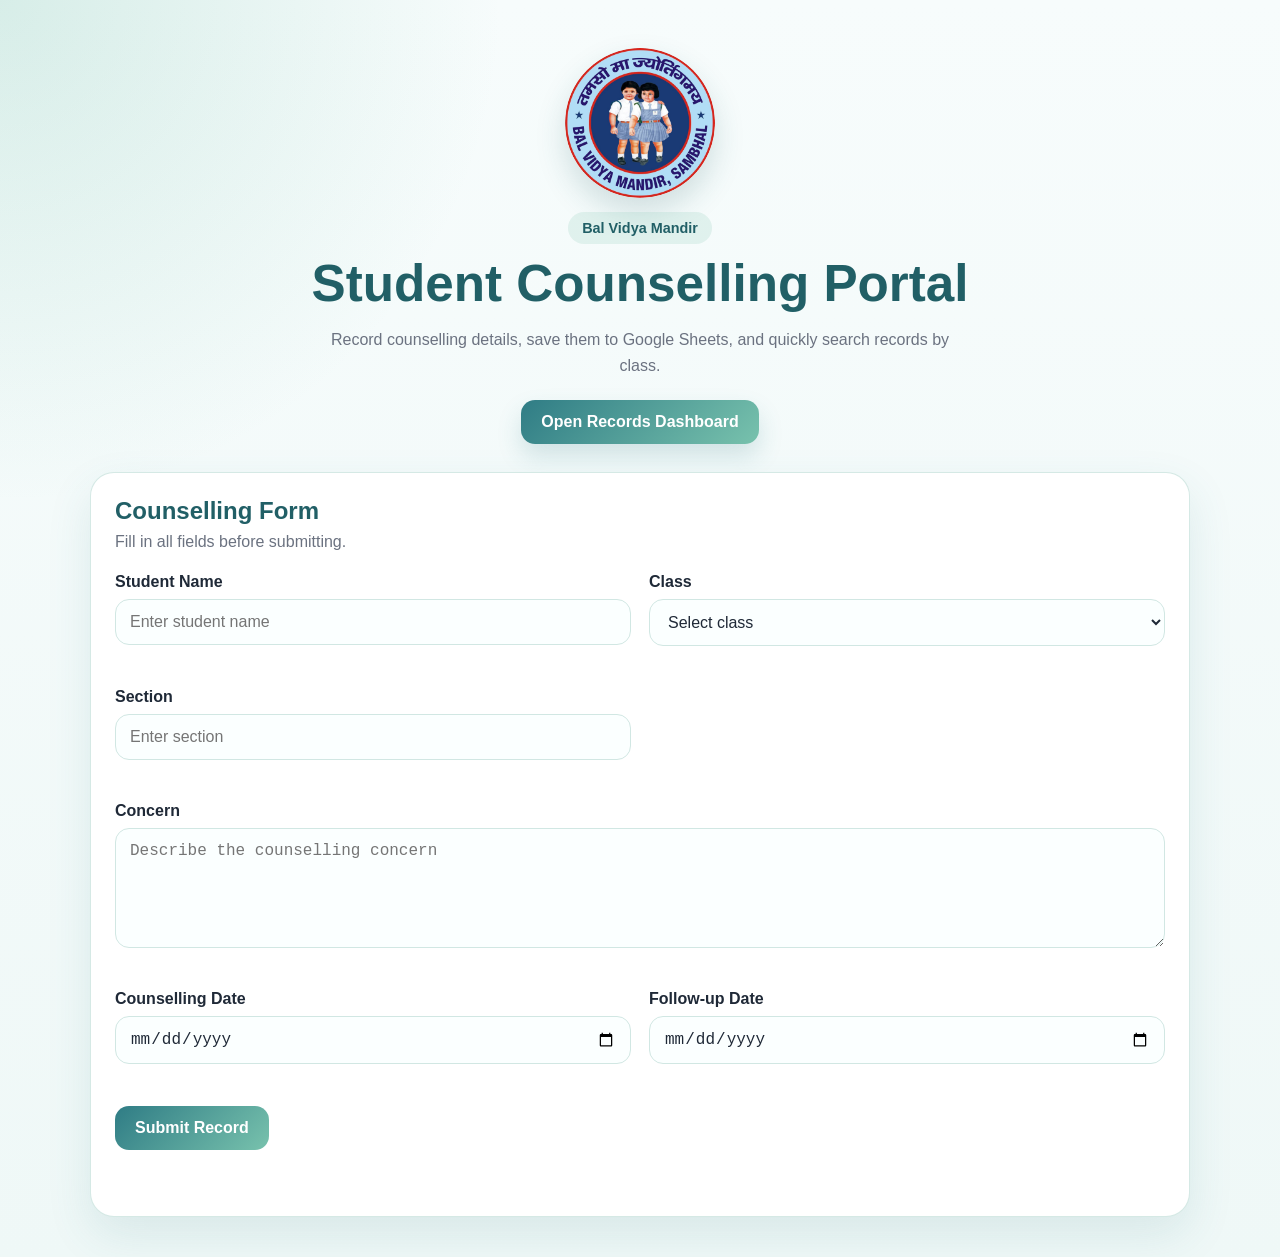
<file: index.html>
<!DOCTYPE html>
<html lang="en">
<head>
  <meta charset="UTF-8">
  <meta name="viewport" content="width=device-width, initial-scale=1.0">
  <title>Student Counselling Portal</title>
  <link rel="stylesheet" href="style.css">
</head>
<body>
  <header class="hero">
    <div class="hero__content">
      <div class="hero__brand">
        <img src="logo.png" alt="Bal Vidya Mandir logo" class="hero__logo">
      </div>
      <p class="hero__tag">Bal Vidya Mandir</p>
      <h1>Student Counselling Portal</h1>
      <p class="hero__text">
        Record counselling details, save them to Google Sheets, and quickly search records by class.
      </p>
      <div class="hero__actions">
        <a href="records.html" class="button-link">Open Records Dashboard</a>
      </div>
    </div>
  </header>

  <main class="container">
    <section class="card">
      <div class="section-heading">
        <h2>Counselling Form</h2>
        <p>Fill in all fields before submitting.</p>
      </div>

      <form id="counsellingForm" class="form-grid" novalidate>
        <div class="form-group">
          <label for="studentName">Student Name</label>
          <input type="text" id="studentName" name="studentName" placeholder="Enter student name">
          <small class="error" id="studentNameError"></small>
        </div>

        <div class="form-group">
          <label for="studentClass">Class</label>
          <select id="studentClass" name="studentClass">
            <option value="">Select class</option>
            <option value="1">1</option>
            <option value="2">2</option>
            <option value="3">3</option>
            <option value="4">4</option>
            <option value="5">5</option>
            <option value="6">6</option>
            <option value="7">7</option>
            <option value="8">8</option>
            <option value="9">9</option>
            <option value="10">10</option>
            <option value="11">11</option>
            <option value="12">12</option>
          </select>
          <small class="error" id="studentClassError"></small>
        </div>

        <div class="form-group">
          <label for="section">Section</label>
          <input type="text" id="section" name="section" placeholder="Enter section">
          <small class="error" id="sectionError"></small>
        </div>

        <div class="form-group form-group--full">
          <label for="concern">Concern</label>
          <textarea id="concern" name="concern" rows="4" placeholder="Describe the counselling concern"></textarea>
          <small class="error" id="concernError"></small>
        </div>

        <div class="form-group">
          <label for="counsellingDate">Counselling Date</label>
          <input type="date" id="counsellingDate" name="counsellingDate">
          <small class="error" id="counsellingDateError"></small>
        </div>

        <div class="form-group">
          <label for="followUpDate">Follow-up Date</label>
          <input type="date" id="followUpDate" name="followUpDate">
          <small class="error" id="followUpDateError"></small>
        </div>

        <div class="form-actions form-group--full">
          <button type="submit" id="submitButton">Submit Record</button>
          <div class="loading" id="loadingIndicator" aria-live="polite">Submitting data...</div>
        </div>
      </form>

      <div class="message" id="formMessage" aria-live="polite"></div>
    </section>
  </main>

  <script src="script.js"></script>
</body>
</html>
</file>
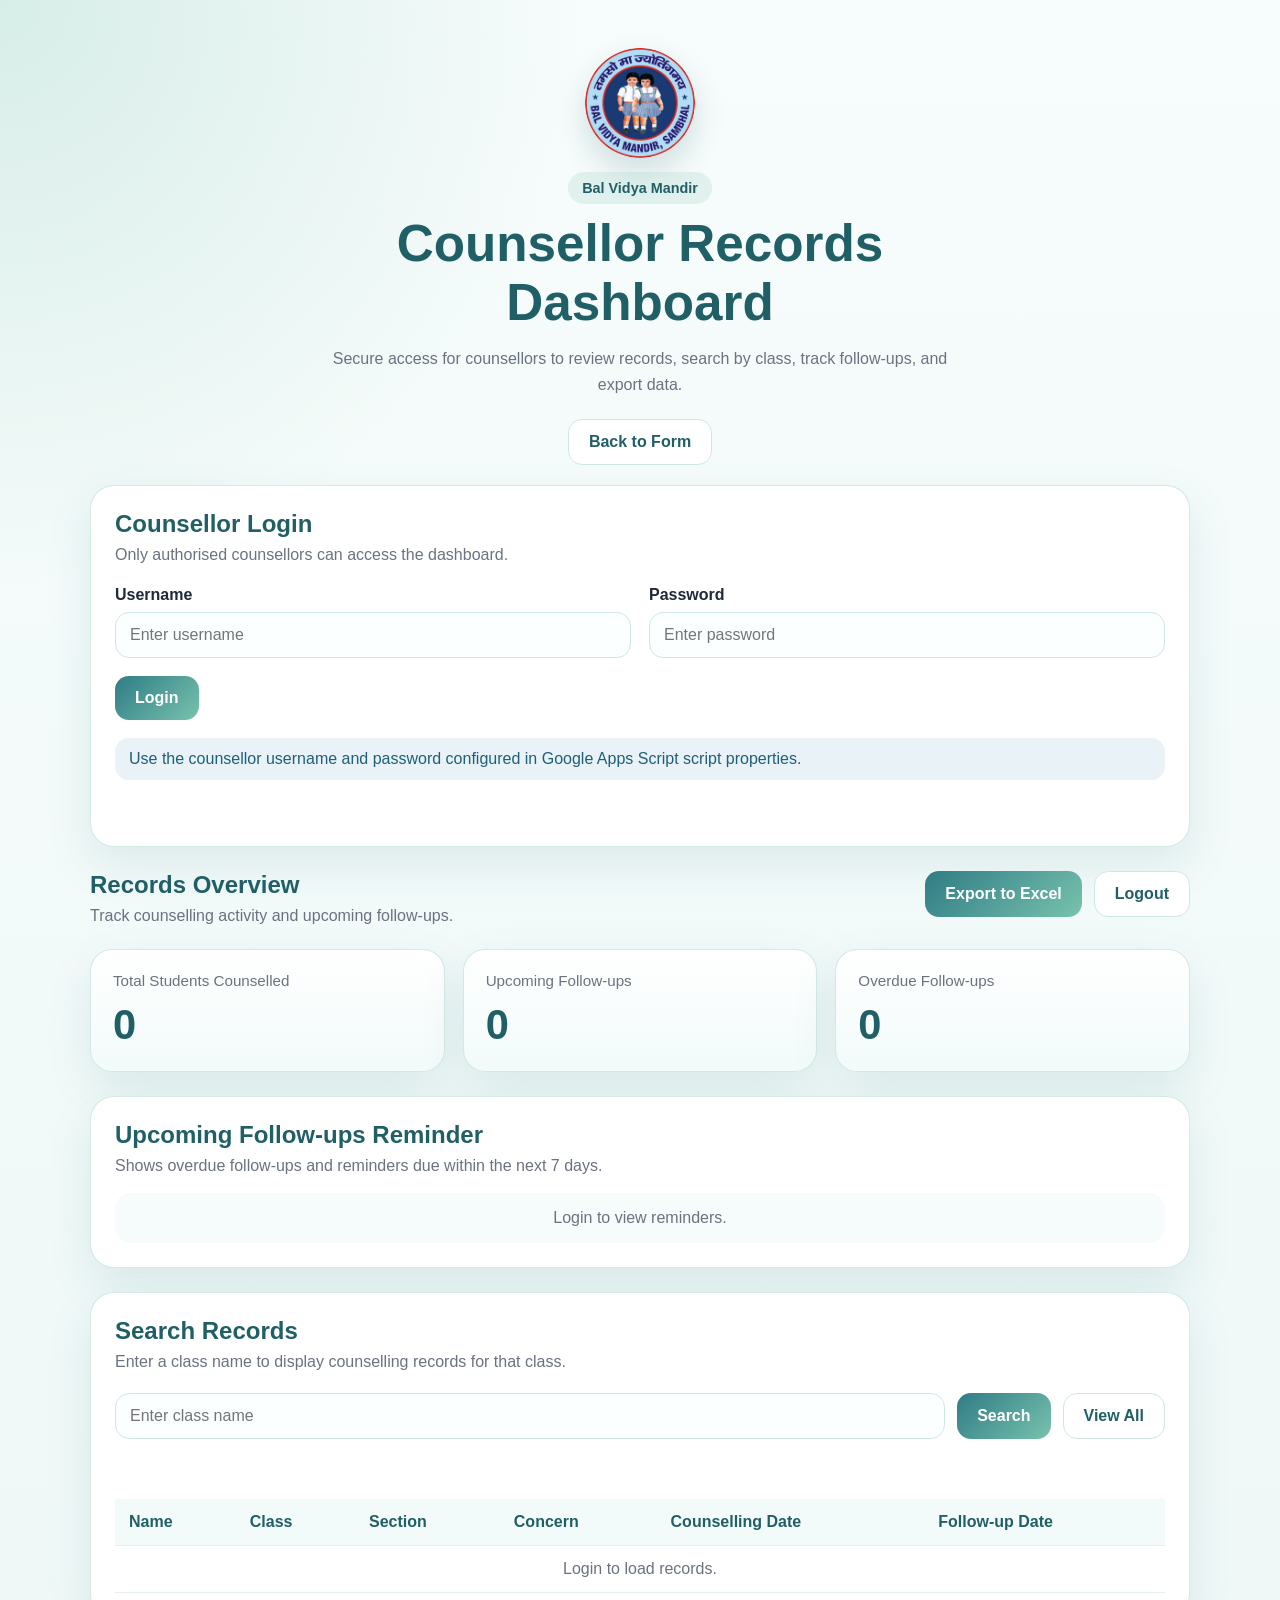
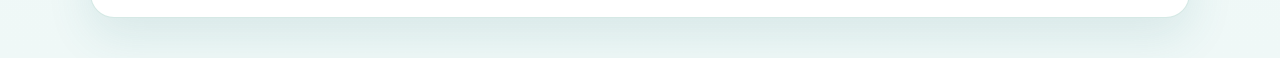
<file: records.html>
<!DOCTYPE html>
<html lang="en">
<head>
  <meta charset="UTF-8">
  <meta name="viewport" content="width=device-width, initial-scale=1.0">
  <title>Records Dashboard | Student Counselling Portal</title>
  <link rel="stylesheet" href="style.css">
</head>
<body>
  <header class="hero hero--compact">
    <div class="hero__content">
      <div class="hero__brand">
        <img src="logo.png" alt="Bal Vidya Mandir logo" class="hero__logo hero__logo--small">
      </div>
      <p class="hero__tag">Bal Vidya Mandir</p>
      <h1>Counsellor Records Dashboard</h1>
      <p class="hero__text">
        Secure access for counsellors to review records, search by class, track follow-ups, and export data.
      </p>
      <div class="hero__actions">
        <a href="index.html" class="button-link button-link--secondary">Back to Form</a>
      </div>
    </div>
  </header>

  <main class="container">
    <section class="card" id="loginCard">
      <div class="section-heading">
        <h2>Counsellor Login</h2>
        <p>Only authorised counsellors can access the dashboard.</p>
      </div>

      <form id="loginForm" class="form-grid" novalidate>
        <div class="form-group">
          <label for="username">Username</label>
          <input type="text" id="username" placeholder="Enter username">
        </div>

        <div class="form-group">
          <label for="password">Password</label>
          <input type="password" id="password" placeholder="Enter password">
        </div>

        <div class="form-actions form-group--full">
          <button type="submit">Login</button>
        </div>
      </form>

      <div class="message info" id="loginHint">
        Use the counsellor username and password configured in Google Apps Script script properties.
      </div>
      <div class="message" id="loginMessage" aria-live="polite"></div>
    </section>

    <section class="dashboard" id="dashboardSection" hidden>
      <div class="dashboard__header">
        <div>
          <h2>Records Overview</h2>
          <p>Track counselling activity and upcoming follow-ups.</p>
        </div>
        <div class="dashboard__actions">
          <button type="button" id="exportButton">Export to Excel</button>
          <button type="button" id="logoutButton" class="button-light">Logout</button>
        </div>
      </div>

      <div class="stats-grid">
        <article class="stat-card">
          <span class="stat-card__label">Total Students Counselled</span>
          <strong class="stat-card__value" id="totalStudents">0</strong>
        </article>
        <article class="stat-card">
          <span class="stat-card__label">Upcoming Follow-ups</span>
          <strong class="stat-card__value" id="upcomingCount">0</strong>
        </article>
        <article class="stat-card">
          <span class="stat-card__label">Overdue Follow-ups</span>
          <strong class="stat-card__value" id="overdueCount">0</strong>
        </article>
      </div>

      <section class="card">
        <div class="section-heading">
          <h2>Upcoming Follow-ups Reminder</h2>
          <p>Shows overdue follow-ups and reminders due within the next 7 days.</p>
        </div>

        <div class="reminder-list" id="reminderList">
          <p class="empty-state-block">Login to view reminders.</p>
        </div>
      </section>

      <section class="card">
        <div class="section-heading">
          <h2>Search Records</h2>
          <p>Enter a class name to display counselling records for that class.</p>
        </div>

        <div class="search-bar">
          <input type="text" id="searchClass" placeholder="Enter class name">
          <button type="button" id="searchButton">Search</button>
          <button type="button" id="viewAllButton" class="button-light">View All</button>
        </div>

        <div class="message" id="searchMessage" aria-live="polite"></div>

        <div class="table-wrapper">
          <table id="resultsTable">
            <thead>
              <tr>
                <th>Name</th>
                <th>Class</th>
                <th>Section</th>
                <th>Concern</th>
                <th>Counselling Date</th>
                <th>Follow-up Date</th>
              </tr>
            </thead>
            <tbody id="resultsBody">
              <tr>
                <td colspan="6" class="empty-state">Login to load records.</td>
              </tr>
            </tbody>
          </table>
        </div>
      </section>
    </section>
  </main>

  <script src="script.js"></script>
</body>
</html>
</file>
<file: style.css>
:root {
  --primary: #2f7c85;
  --primary-dark: #215f66;
  --secondary: #78c2ad;
  --background: #eff8f7;
  --surface: #ffffff;
  --text: #1f2937;
  --muted: #6b7280;
  --border: #d1e7e3;
  --error: #d14343;
  --success-bg: #e8f7ef;
  --success-text: #196b45;
  --shadow: 0 18px 45px rgba(47, 124, 133, 0.12);
}

* {
  box-sizing: border-box;
}

body {
  margin: 0;
  font-family: "Segoe UI", Tahoma, Geneva, Verdana, sans-serif;
  color: var(--text);
  background:
    radial-gradient(circle at top left, rgba(120, 194, 173, 0.25), transparent 28%),
    linear-gradient(180deg, #f7fcfc 0%, var(--background) 100%);
}

.hero {
  padding: 48px 20px 28px;
  text-align: center;
}

.hero--compact {
  padding-bottom: 20px;
}

.hero__content {
  max-width: 760px;
  margin: 0 auto;
}

.hero__brand {
  margin-bottom: 14px;
}

.hero__logo {
  width: min(150px, 38vw);
  height: auto;
  display: block;
  margin: 0 auto;
  border-radius: 50%;
  box-shadow: 0 14px 30px rgba(33, 95, 102, 0.18);
  background: #ffffff;
}

.hero__logo--small {
  width: min(110px, 28vw);
}

.hero__tag {
  display: inline-block;
  margin: 0 0 10px;
  padding: 8px 14px;
  border-radius: 999px;
  background: rgba(120, 194, 173, 0.18);
  color: var(--primary-dark);
  font-size: 0.9rem;
  font-weight: 600;
}

.hero h1 {
  margin: 0;
  font-size: clamp(2rem, 4vw, 3.2rem);
  color: var(--primary-dark);
}

.hero__text {
  margin: 14px auto 0;
  max-width: 640px;
  line-height: 1.6;
  color: var(--muted);
}

.hero__actions {
  display: flex;
  justify-content: center;
  gap: 12px;
  margin-top: 22px;
  flex-wrap: wrap;
}

.button-link {
  display: inline-flex;
  align-items: center;
  justify-content: center;
  border-radius: 14px;
  padding: 13px 20px;
  font-size: 1rem;
  font-weight: 700;
  text-decoration: none;
  background: linear-gradient(135deg, var(--primary) 0%, var(--secondary) 100%);
  color: #fff;
  box-shadow: 0 12px 24px rgba(47, 124, 133, 0.18);
}

.button-link--secondary {
  background: #ffffff;
  color: var(--primary-dark);
  border: 1px solid var(--border);
  box-shadow: none;
}

.container {
  width: min(1100px, calc(100% - 32px));
  margin: 0 auto 40px;
  display: grid;
  gap: 24px;
}

.card {
  background: var(--surface);
  border: 1px solid rgba(209, 231, 227, 0.9);
  border-radius: 24px;
  padding: 24px;
  box-shadow: var(--shadow);
}

.section-heading h2 {
  margin: 0;
  color: var(--primary-dark);
}

.section-heading p {
  margin: 8px 0 0;
  color: var(--muted);
}

.form-grid {
  display: grid;
  grid-template-columns: repeat(2, minmax(0, 1fr));
  gap: 18px;
  margin-top: 22px;
}

.form-group {
  display: flex;
  flex-direction: column;
}

.form-group--full {
  grid-column: 1 / -1;
}

label {
  margin-bottom: 8px;
  font-weight: 600;
}

input,
select,
textarea,
.search-bar input {
  width: 100%;
  padding: 13px 14px;
  border: 1px solid var(--border);
  border-radius: 14px;
  font-size: 1rem;
  background: #fbffff;
  color: var(--text);
  transition: border-color 0.2s ease, box-shadow 0.2s ease, transform 0.2s ease;
}

input:focus,
select:focus,
textarea:focus,
.search-bar input:focus {
  outline: none;
  border-color: var(--primary);
  box-shadow: 0 0 0 4px rgba(47, 124, 133, 0.12);
}

textarea {
  resize: vertical;
  min-height: 120px;
}

button {
  border: none;
  border-radius: 14px;
  padding: 13px 20px;
  font-size: 1rem;
  font-weight: 700;
  cursor: pointer;
  background: linear-gradient(135deg, var(--primary) 0%, var(--secondary) 100%);
  color: #fff;
  transition: transform 0.2s ease, box-shadow 0.2s ease, opacity 0.2s ease;
}

.button-light {
  background: #ffffff;
  color: var(--primary-dark);
  border: 1px solid var(--border);
  box-shadow: none;
}

button:hover {
  transform: translateY(-1px);
  box-shadow: 0 12px 24px rgba(47, 124, 133, 0.22);
}

button:disabled {
  opacity: 0.7;
  cursor: not-allowed;
  transform: none;
  box-shadow: none;
}

.form-actions {
  display: flex;
  align-items: center;
  gap: 16px;
  flex-wrap: wrap;
}

.loading {
  display: none;
  font-weight: 600;
  color: var(--primary-dark);
}

.loading.visible {
  display: inline-block;
}

.message {
  margin-top: 18px;
  padding: 0;
  color: var(--muted);
  min-height: 24px;
}

.message.success,
.message.info,
.message.error {
  padding: 12px 14px;
  border-radius: 14px;
}

.message.success {
  background: var(--success-bg);
  color: var(--success-text);
}

.message.error {
  background: #fdecec;
  color: var(--error);
}

.message.info {
  background: #e8f2f7;
  color: #1f5f7a;
}

.error {
  min-height: 18px;
  margin-top: 6px;
  color: var(--error);
  font-size: 0.85rem;
}

.search-bar {
  display: flex;
  gap: 12px;
  margin-top: 22px;
}

.search-bar input {
  flex: 1;
}

.dashboard {
  display: grid;
  gap: 24px;
}

.dashboard__header {
  display: flex;
  justify-content: space-between;
  align-items: flex-start;
  gap: 16px;
}

.dashboard__header h2 {
  margin: 0;
  color: var(--primary-dark);
}

.dashboard__header p {
  margin: 8px 0 0;
  color: var(--muted);
}

.dashboard__actions {
  display: flex;
  gap: 12px;
  flex-wrap: wrap;
}

.stats-grid {
  display: grid;
  grid-template-columns: repeat(3, minmax(0, 1fr));
  gap: 18px;
}

.stat-card {
  background: linear-gradient(180deg, #ffffff 0%, #f2fbfa 100%);
  border: 1px solid rgba(209, 231, 227, 0.95);
  border-radius: 22px;
  padding: 22px;
  box-shadow: var(--shadow);
}

.stat-card__label {
  display: block;
  color: var(--muted);
  font-size: 0.95rem;
}

.stat-card__value {
  display: block;
  margin-top: 12px;
  color: var(--primary-dark);
  font-size: clamp(1.8rem, 4vw, 2.6rem);
}

.reminder-list {
  display: grid;
  gap: 14px;
  margin-top: 18px;
}

.reminder-item {
  padding: 16px;
  border-radius: 16px;
  border: 1px solid #dcecec;
  background: #f9fefd;
}

.reminder-item strong {
  color: var(--primary-dark);
}

.reminder-item p {
  margin: 8px 0 0;
  color: var(--muted);
}

.reminder-item--overdue {
  border-color: #f0c8c8;
  background: #fff6f6;
}

.empty-state-block {
  margin: 0;
  padding: 16px;
  border-radius: 16px;
  background: #f6fbfb;
  color: var(--muted);
  text-align: center;
}

.table-wrapper {
  margin-top: 18px;
  overflow-x: auto;
}

table {
  width: 100%;
  border-collapse: collapse;
  min-width: 720px;
}

th,
td {
  padding: 14px;
  text-align: left;
  border-bottom: 1px solid #e5efee;
  vertical-align: top;
}

th {
  background: #f3fbfa;
  color: var(--primary-dark);
}

.empty-state {
  text-align: center;
  color: var(--muted);
}

@media (max-width: 768px) {
  .hero {
    padding-top: 34px;
  }

  .card {
    padding: 18px;
    border-radius: 20px;
  }

  .form-grid {
    grid-template-columns: 1fr;
  }

  .search-bar {
    flex-direction: column;
  }

  .dashboard__header,
  .dashboard__actions {
    flex-direction: column;
  }

  .stats-grid {
    grid-template-columns: 1fr;
  }

  button {
    width: 100%;
  }

  .button-link {
    width: 100%;
  }

  .form-actions {
    align-items: stretch;
  }
}
</file>
